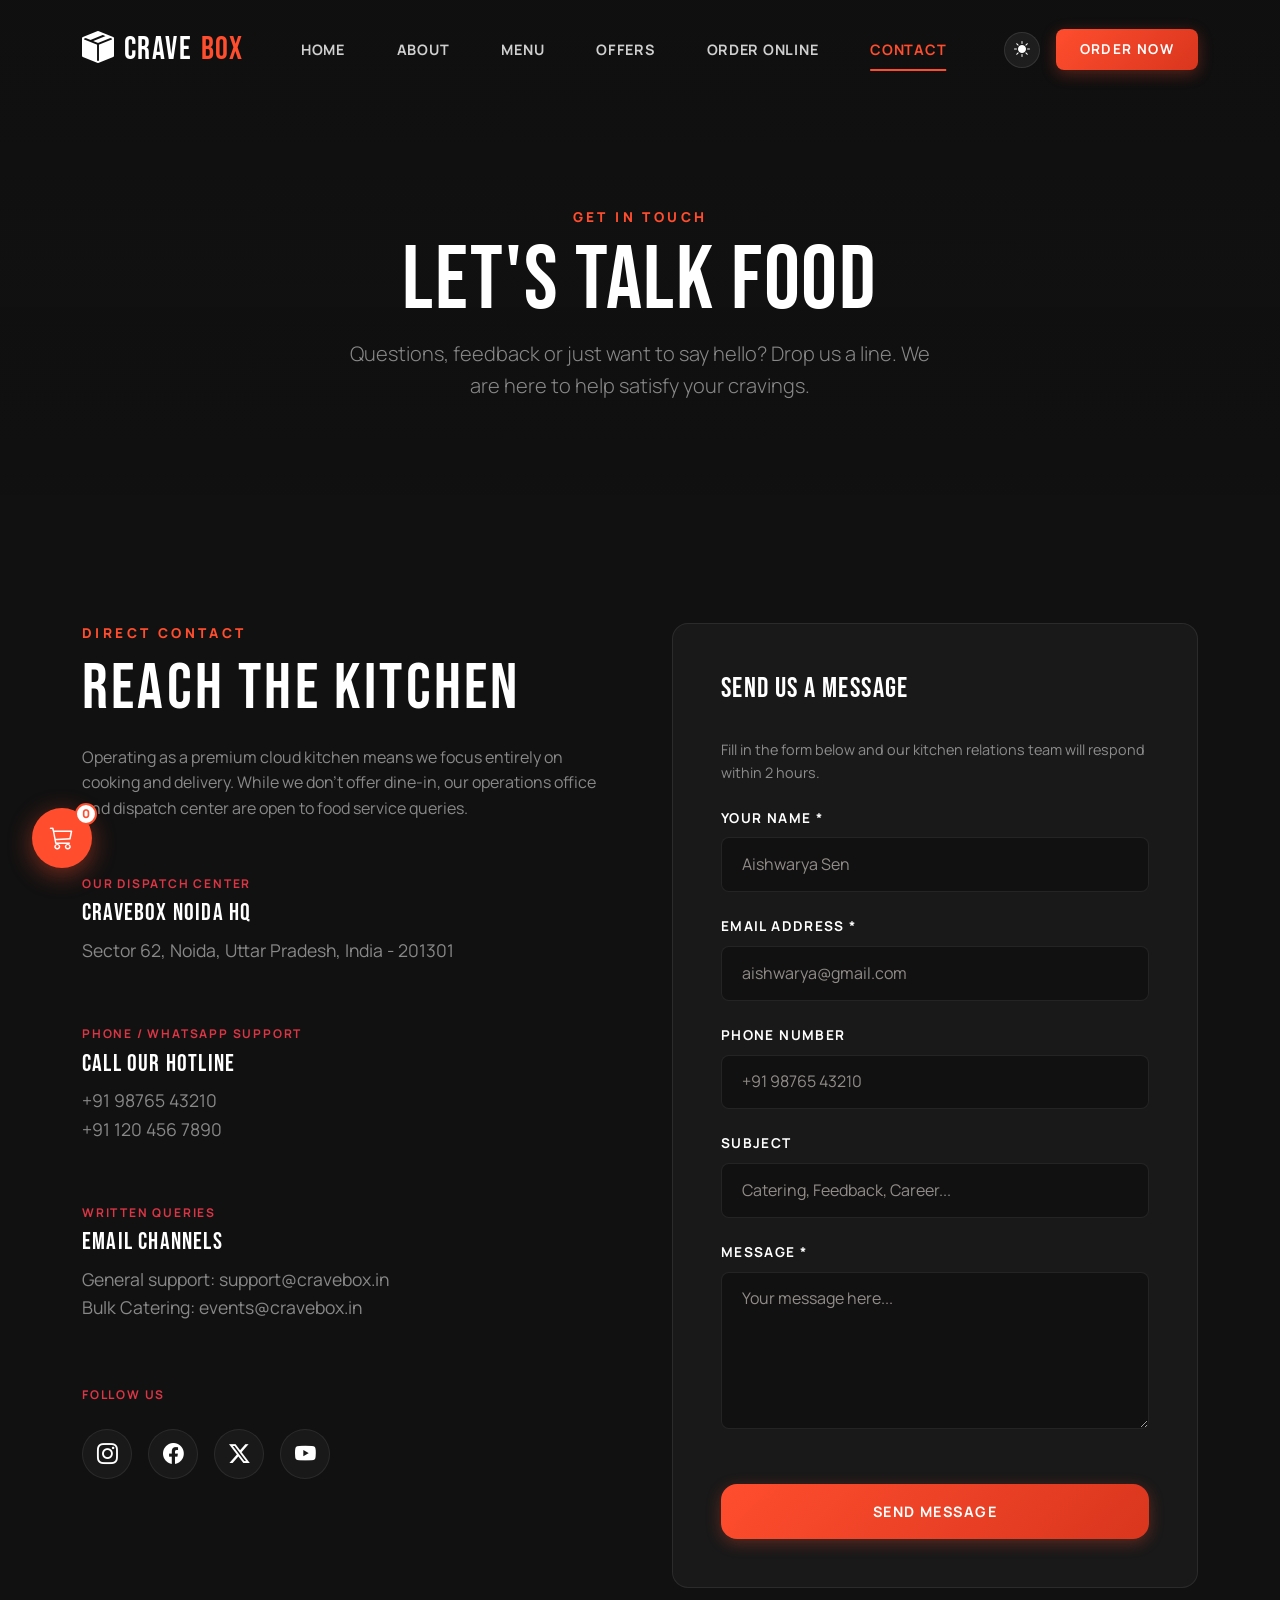
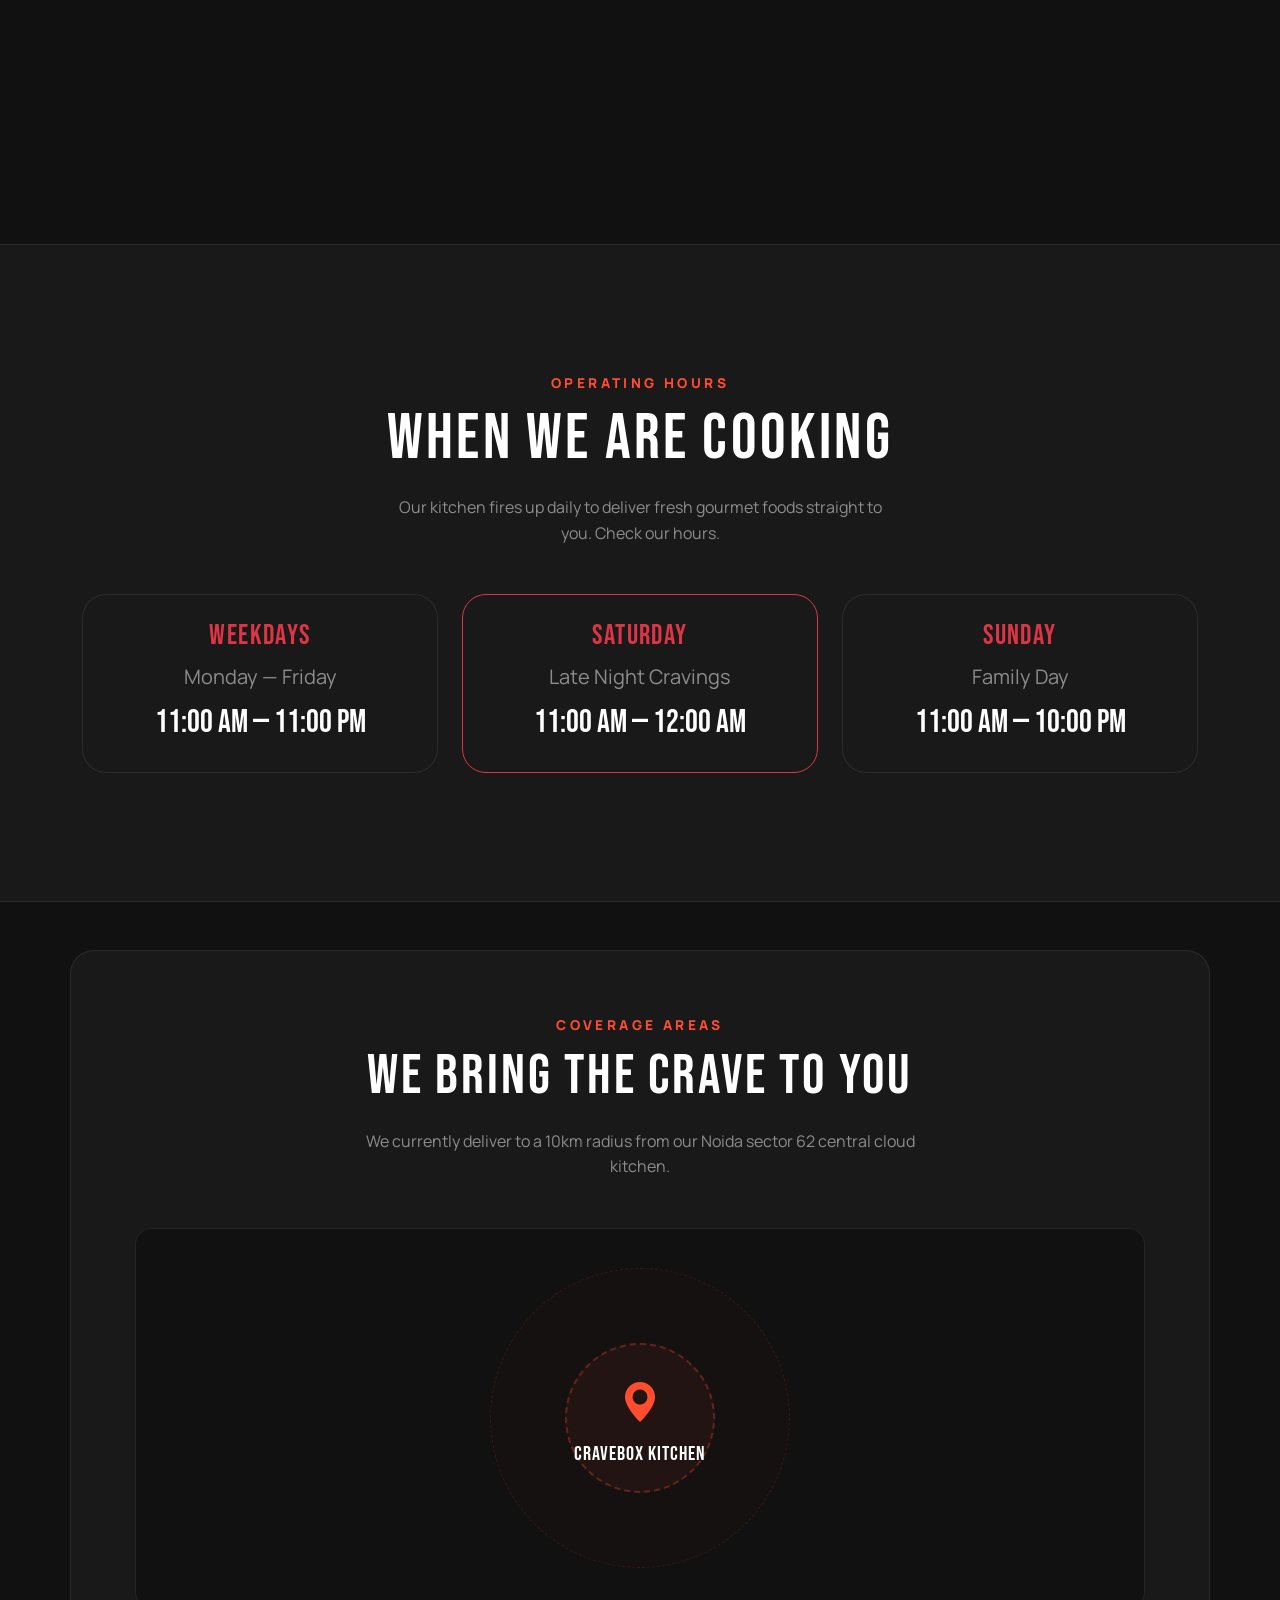
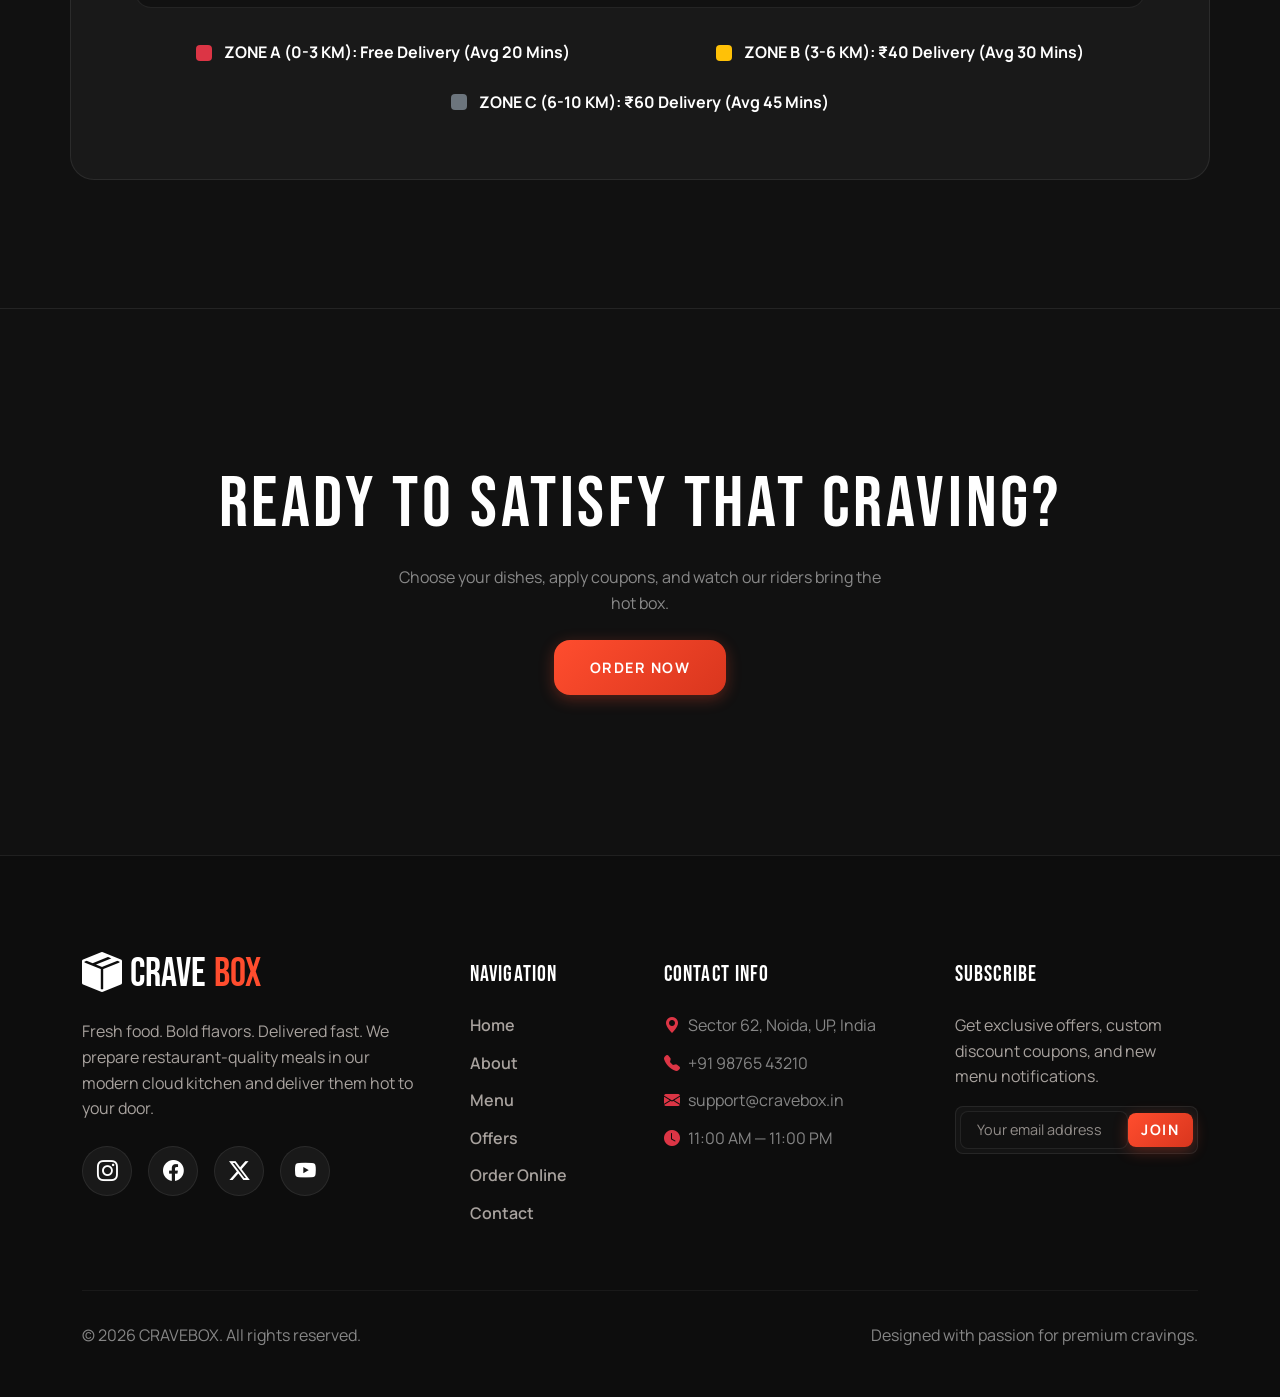
<file: contact.html>
<!DOCTYPE html>
<html lang="en">
<head>
  <meta charset="UTF-8">
  <meta name="viewport" content="width=device-width, initial-scale=1.0">
  <!-- Favicon -->
  <link rel="icon" type="image/svg+xml" href="assets/favicon.svg">
  <link rel="shortcut icon" href="assets/favicon.svg" type="image/x-icon">
  <link rel="apple-touch-icon" href="assets/favicon.svg">

  <!-- SEO Tags -->
  <title>Contact CRAVEBOX — Food & Delivery Support</title>
  <meta name="description" content="Reach out to the CRAVEBOX support team. Get in touch for delivery updates, bulk catering orders, food feedback, or queries about our cloud kitchen locations.">
  <meta property="og:title" content="Contact CRAVEBOX — Food & Delivery Support">
  <meta property="og:description" content="Have questions or feedback? Get in touch with our cloud kitchen support team today.">
  <meta property="og:type" content="website">

  <!-- Bootstrap 5 & Icons -->
  <link href="https://cdn.jsdelivr.net/npm/bootstrap@5.3.0/dist/css/bootstrap.min.css" rel="stylesheet">
  <link href="https://cdn.jsdelivr.net/npm/bootstrap-icons@1.11.3/font/bootstrap-icons.css" rel="stylesheet">

  <!-- Custom CSS -->
  <link rel="stylesheet" href="assets/css/style.css">
</head>
<body>

  <!-- Sticky Header -->
  <nav class="crave-navbar">
    <div class="container d-flex align-items-center justify-content-between">
      <a href="index.html" class="navbar-brand">
        <i class="bi bi-box-seam-fill"></i> CRAVE<span>BOX</span>
      </a>

      <!-- Desktop Nav -->
      <div class="nav-links-desktop d-none d-lg-flex align-items-center gap-4">
        <a href="index.html" class="nav-link">Home</a>
        <a href="about.html" class="nav-link">About</a>
        <a href="menu.html" class="nav-link">Menu</a>
        <a href="offers.html" class="nav-link">Offers</a>
        <a href="orders.html" class="nav-link">Order Online</a>
        <a href="contact.html" class="nav-link active">Contact</a>
      </div>

      <!-- Right Action CTA & Controls -->
      <div class="d-none d-lg-flex align-items-center gap-3">
        <div class="controls-container">
          <button class="control-btn theme-toggle-btn" title="Toggle Theme"><i class="bi bi-sun-fill"></i></button>
        </div>
        <a href="orders.html" class="btn-crave btn-crave-primary py-2 px-4">
          ORDER NOW <span class="badge bg-white text-danger ms-2 desktop-cart-count" style="display:none; font-size:0.75rem;">0</span>
        </a>
      </div>

      <!-- Hamburger Button (Mobile) -->
      <button class="hamburger-btn" aria-label="Toggle Menu">
        <i class="bi bi-list"></i>
      </button>
    </div>
  </nav>

  <!-- Mobile Offcanvas Menu -->
  <div class="crave-offcanvas">
    <div class="crave-offcanvas-header">
      <a href="index.html" class="navbar-brand">
        <i class="bi bi-box-seam-fill"></i> CRAVE<span>BOX</span>
      </a>
      <button class="crave-offcanvas-close"><i class="bi bi-x-lg"></i></button>
    </div>
    <ul class="crave-offcanvas-nav">
      <li><a href="index.html" class="nav-link">Home</a></li>
      <li><a href="about.html" class="nav-link">About</a></li>
      <li><a href="menu.html" class="nav-link">Menu</a></li>
      <li><a href="offers.html" class="nav-link">Offers</a></li>
      <li><a href="orders.html" class="nav-link">Order Online</a></li>
      <li><a href="contact.html" class="nav-link active">Contact</a></li>
    </ul>
    <div class="crave-offcanvas-footer">
      <div class="controls-container justify-content-center">
        <button class="control-btn theme-toggle-btn"><i class="bi bi-sun-fill"></i></button>
      </div>
      <a href="orders.html" class="btn-crave btn-crave-primary w-100 text-center justify-content-center">ORDER NOW</a>
    </div>
  </div>

  <!-- Contact Hero Section -->
  <section class="hero-section" style="min-height: 55vh; padding-top: 130px;">
    <div class="hero-bg" style="background-image: url('https://images.unsplash.com/photo-1600565193348-f74bd3c7ccdf?auto=format&fit=crop&w=1600&q=80');"></div>
    <div class="hero-overlay" style="background: linear-gradient(to bottom, rgba(17,17,17,0.85), rgba(17,17,17,0.95));"></div>
    <div class="container hero-content text-center">
      <span class="eyebrow fade-up-element animated">Get In Touch</span>
      <h1 class="hero-title text-white mb-3 fade-up-element animated" style="animation-delay: 0.1s;">LET'S TALK FOOD</h1>
      <p class="lead mx-auto text-white-50 fade-up-element animated" style="max-width: 600px; animation-delay: 0.2s;">
        Questions, feedback or just want to say hello? Drop us a line. We are here to help satisfy your cravings.
      </p>
    </div>
  </section>

  <!-- Contact Grid & Info Form -->
  <section class="editorial-section">
    <div class="container">
      <div class="contact-grid">
        
        <!-- Left Side: Editorial Contact Details -->
        <div class="fade-up-element">
          <span class="eyebrow">Direct Contact</span>
          <h2 class="section-title text-white">REACH THE KITCHEN</h2>
          <p class="text-white-50 mb-5">
            Operating as a premium cloud kitchen means we focus entirely on cooking and delivery. While we don't offer dine-in, our operations office and dispatch center are open to food service queries.
          </p>

          <div class="contact-info-list">
            <!-- Location -->
            <div class="contact-info-item">
              <span class="text-danger fw-bold text-uppercase" style="font-size:0.75rem; letter-spacing:0.15em;">Our Dispatch Center</span>
              <h3 class="text-white mt-1">CRAVEBOX NOIDA HQ</h3>
              <p class="text-white-50">Sector 62, Noida, Uttar Pradesh, India - 201301</p>
            </div>

            <!-- Numbers -->
            <div class="contact-info-item">
              <span class="text-danger fw-bold text-uppercase" style="font-size:0.75rem; letter-spacing:0.15em;">Phone / WhatsApp Support</span>
              <h3 class="text-white mt-1">CALL OUR HOTLINE</h3>
              <p class="text-white-50">+91 98765 43210 <br>+91 120 456 7890</p>
            </div>

            <!-- Email -->
            <div class="contact-info-item">
              <span class="text-danger fw-bold text-uppercase" style="font-size:0.75rem; letter-spacing:0.15em;">Written Queries</span>
              <h3 class="text-white mt-1">EMAIL CHANNELS</h3>
              <p class="text-white-50">General support: support@cravebox.in <br>Bulk Catering: events@cravebox.in</p>
            </div>
          </div>

          <div class="mt-5">
            <span class="text-danger fw-bold text-uppercase" style="font-size:0.75rem; letter-spacing:0.15em; display:block; margin-bottom:1rem;">Follow Us</span>
            <div class="contact-social-icons justify-content-start">
              <a href="#" aria-label="Instagram"><i class="bi bi-instagram"></i></a>
              <a href="#" aria-label="Facebook"><i class="bi bi-facebook"></i></a>
              <a href="#" aria-label="X"><i class="bi bi-twitter-x"></i></a>
              <a href="#" aria-label="YouTube"><i class="bi bi-youtube"></i></a>
            </div>
          </div>
        </div>

        <!-- Right Side: Contact Form -->
        <div class="delivery-form-box fade-up-element" style="margin-top: 0; background: var(--secondary-bg);">
          <h3 class="form-title text-white fs-3">SEND US A MESSAGE</h3>
          <p class="text-white-50 mb-4" style="font-size: 0.9rem;">Fill in the form below and our kitchen relations team will respond within 2 hours.</p>
          
          <form id="contact-form">
            <div class="premium-form-group">
              <label for="con-name">Your Name *</label>
              <input type="text" id="con-name" class="premium-form-control" required placeholder="Aishwarya Sen">
            </div>
            <div class="premium-form-group">
              <label for="con-email">Email Address *</label>
              <input type="email" id="con-email" class="premium-form-control" required placeholder="aishwarya@gmail.com">
            </div>
            <div class="premium-form-group">
              <label for="con-phone">Phone Number</label>
              <input type="tel" id="con-phone" class="premium-form-control" placeholder="+91 98765 43210">
            </div>
            <div class="premium-form-group">
              <label for="con-subject">Subject</label>
              <input type="text" id="con-subject" class="premium-form-control" placeholder="Catering, Feedback, Career...">
            </div>
            <div class="premium-form-group">
              <label for="con-message">Message *</label>
              <textarea id="con-message" class="premium-form-control" rows="5" required placeholder="Your message here..."></textarea>
            </div>
            <button type="submit" class="btn-crave btn-crave-primary w-100 mt-4 justify-content-center">SEND MESSAGE</button>
          </form>
        </div>

      </div>
    </div>
  </section>

  <!-- Opening / Delivery Hours Details -->
  <section class="feature-section" style="background-color: var(--secondary-bg);">
    <div class="container text-center">
      <span class="eyebrow">Operating Hours</span>
      <h2 class="section-title text-white">WHEN WE ARE COOKING</h2>
      <p class="text-white-50 mx-auto mb-5" style="max-width: 500px;">
        Our kitchen fires up daily to deliver fresh gourmet foods straight to you. Check our hours.
      </p>

      <div class="row g-4 justify-content-center" style="font-family: var(--font-headings);">
        <!-- Weekdays -->
        <div class="col-md-4">
          <div class="featured-card p-4">
            <h3 class="text-danger fs-3 mb-2">WEEKDAYS</h3>
            <p class="text-white-50 fs-5 mb-1" style="font-family: var(--font-body);">Monday — Friday</p>
            <p class="text-white fs-2 mb-0">11:00 AM — 11:00 PM</p>
          </div>
        </div>
        <!-- Saturday -->
        <div class="col-md-4">
          <div class="featured-card p-4 border-danger">
            <h3 class="text-danger fs-3 mb-2">SATURDAY</h3>
            <p class="text-white-50 fs-5 mb-1" style="font-family: var(--font-body);">Late Night Cravings</p>
            <p class="text-white fs-2 mb-0">11:00 AM — 12:00 AM</p>
          </div>
        </div>
        <!-- Sunday -->
        <div class="col-md-4">
          <div class="featured-card p-4">
            <h3 class="text-danger fs-3 mb-2">SUNDAY</h3>
            <p class="text-white-50 fs-5 mb-1" style="font-family: var(--font-body);">Family Day</p>
            <p class="text-white fs-2 mb-0">11:00 AM — 10:00 PM</p>
          </div>
        </div>
      </div>
    </div>
  </section>

  <!-- Delivery Coverage Interactive Area -->
  <section class="delivery-zone-box container fade-up-element mt-5">
    <div class="text-center mb-5">
      <span class="eyebrow">Coverage Areas</span>
      <h2 class="section-title text-white" style="font-size: clamp(2rem, 5vw, 3.5rem);">WE BRING THE CRAVE TO YOU</h2>
      <p class="text-white-50 mx-auto" style="max-width: 600px;">
        We currently deliver to a 10km radius from our Noida sector 62 central cloud kitchen.
      </p>
    </div>

    <!-- Map container -->
    <div class="stylized-map-container">
      <div class="map-glow-ring"></div>
      <div class="map-glow-ring-2"></div>
      <div class="map-center-pin">
        <i class="bi bi-geo-alt-fill"></i>
        <h4 class="text-white m-0 fs-5 mt-2">CRAVEBOX KITCHEN</h4>
      </div>
    </div>

    <!-- Legend stats -->
    <div class="delivery-zone-legend">
      <div class="legend-item text-white">
        <div class="legend-color bg-danger"></div>
        <span>ZONE A (0-3 KM): Free Delivery (Avg 20 Mins)</span>
      </div>
      <div class="legend-item text-white">
        <div class="legend-color bg-warning"></div>
        <span>ZONE B (3-6 KM): ₹40 Delivery (Avg 30 Mins)</span>
      </div>
      <div class="legend-item text-white">
        <div class="legend-color bg-secondary"></div>
        <span>ZONE C (6-10 KM): ₹60 Delivery (Avg 45 Mins)</span>
      </div>
    </div>
  </section>

  <!-- Final CTA -->
  <section class="cta-banner" style="background-image: url('https://images.unsplash.com/photo-1513104890138-7c749659a591?auto=format&fit=crop&w=1600&q=80'); border-top: 1px solid var(--border-color);">
    <div class="container cta-banner-content">
      <h2 class="display-font text-white" style="font-size: clamp(2.5rem, 6vw, 4.5rem); line-height: 1;">READY TO SATISFY THAT CRAVING?</h2>
      <p class="mx-auto text-white-50 my-4" style="max-width: 500px;">
        Choose your dishes, apply coupons, and watch our riders bring the hot box.
      </p>
      <a href="orders.html" class="btn-crave btn-crave-primary">ORDER NOW</a>
    </div>
  </section>

  <!-- Premium Footer -->
  <footer class="crave-footer">
    <div class="container">
      <div class="row g-5">
        <div class="col-lg-4">
          <a href="index.html" class="footer-logo">
            <i class="bi bi-box-seam-fill"></i> CRAVE<span>BOX</span>
          </a>
          <p class="mb-4">
            Fresh food. Bold flavors. Delivered fast. We prepare restaurant-quality meals in our modern cloud kitchen and deliver them hot to your door.
          </p>
          <div class="contact-social-icons">
            <a href="#" aria-label="Instagram"><i class="bi bi-instagram"></i></a>
            <a href="#" aria-label="Facebook"><i class="bi bi-facebook"></i></a>
            <a href="#" aria-label="X"><i class="bi bi-twitter-x"></i></a>
            <a href="#" aria-label="YouTube"><i class="bi bi-youtube"></i></a>
          </div>
        </div>

        <div class="col-md-6 col-lg-2">
          <h4 class="footer-link-heading">Navigation</h4>
          <ul class="footer-links-list">
            <li><a href="index.html">Home</a></li>
            <li><a href="about.html">About</a></li>
            <li><a href="menu.html">Menu</a></li>
            <li><a href="offers.html">Offers</a></li>
            <li><a href="orders.html">Order Online</a></li>
            <li><a href="contact.html">Contact</a></li>
          </ul>
        </div>

        <div class="col-md-6 col-lg-3">
          <h4 class="footer-link-heading">Contact Info</h4>
          <ul class="footer-links-list text-white-50">
            <li class="d-flex gap-2 align-items-center"><i class="bi bi-geo-alt-fill text-danger"></i> Sector 62, Noida, UP, India</li>
            <li class="d-flex gap-2 align-items-center"><i class="bi bi-telephone-fill text-danger"></i> +91 98765 43210</li>
            <li class="d-flex gap-2 align-items-center"><i class="bi bi-envelope-fill text-danger"></i> support@cravebox.in</li>
            <li class="d-flex gap-2 align-items-center"><i class="bi bi-clock-fill text-danger"></i> 11:00 AM — 11:00 PM</li>
          </ul>
        </div>

        <div class="col-lg-3">
          <h4 class="footer-link-heading">Subscribe</h4>
          <p class="mb-3">Get exclusive offers, custom discount coupons, and new menu notifications.</p>
          <form class="newsletter-form">
            <input type="email" placeholder="Your email address" required aria-label="Email Address">
            <button type="submit" class="btn-crave btn-crave-primary py-2 px-3">JOIN</button>
          </form>
        </div>
      </div>

      <div class="footer-bottom">
        <p class="m-0 text-white-50">&copy; <span id="current-year"></span> CRAVEBOX. All rights reserved.</p>
        <p class="m-0 text-white-50">Designed with passion for premium cravings.</p>
      </div>
    </div>
  </footer>

  <!-- Mobile Cart Badge Floating -->
  <a href="orders.html" class="mobile-cart-badge">
    <i class="bi bi-cart3"></i>
    <span class="mobile-cart-count">0</span>
  </a>

  <!-- Toast Container -->
  <div class="crave-toast"></div>

  <!-- Script Files -->
  <script src="https://cdn.jsdelivr.net/npm/bootstrap@5.3.0/dist/js/bootstrap.bundle.min.js"></script>
  <script src="assets/js/main.js"></script>
</body>
</html>
</file>
<file: assets/css/style.css>
@import url('https://fonts.googleapis.com/css2?family=Bebas+Neue&family=Manrope:wght@300;400;500;600;700;800&display=swap');

:root {
  /* Dark Theme Colors */
  --primary-bg: #111111;
  --secondary-bg: #191919;
  --accent-red: #FF4D2E;
  --deep-red: #D9361E;
  --warm-orange: #FF8A3D;
  --cream: #FFF4E6;
  --soft-beige: #E9DED0;
  --white: #FFFFFF;
  --muted-text: #A8A29E;
  --success-green: #35B86B;
  
  --font-headings: 'Bebas Neue', sans-serif;
  --font-body: 'Manrope', sans-serif;
  
  --transition: all 0.4s cubic-bezier(0.16, 1, 0.3, 1);
  --border-radius-sm: 8px;
  --border-radius: 16px;
  --border-radius-lg: 24px;
  --border-color: rgba(255, 255, 255, 0.08);
  --shadow: 0 10px 40px rgba(0, 0, 0, 0.4);
  --card-bg: var(--secondary-bg);
  --text-color: var(--white);
  --text-inverse: var(--primary-bg);
  --glass-bg: rgba(25, 25, 25, 0.85);
  --glass-border: rgba(255, 255, 255, 0.05);
  --btn-text-color: var(--white);
  --footer-bg: #0d0d0d;
}

/* Light Theme Overrides */
body.light-theme {
  --primary-bg: #FFF4E6; /* Cream background */
  --secondary-bg: #E9DED0; /* Soft Beige */
  --card-bg: #FFFFFF;
  --text-color: #111111;
  --muted-text: #5A5450;
  --border-color: rgba(0, 0, 0, 0.08);
  --glass-bg: rgba(255, 244, 230, 0.85);
  --glass-border: rgba(0, 0, 0, 0.06);
  --shadow: 0 10px 40px rgba(0, 0, 0, 0.06);
  --btn-text-color: var(--white);
  --footer-bg: #E9DED0;
}

/* Reset & Base Styles */
* {
  box-sizing: border-box;
  margin: 0;
  padding: 0;
}

html, body {
  overflow-x: hidden;
}

body {
  font-family: var(--font-body);
  background-color: var(--primary-bg);
  color: var(--text-color);
  transition: background-color 0.5s ease, color 0.5s ease;
  line-height: 1.6;
}

/* Scrollbar Customization */
::-webkit-scrollbar {
  width: 8px;
}
::-webkit-scrollbar-track {
  background: var(--primary-bg);
}
::-webkit-scrollbar-thumb {
  background: var(--accent-red);
  border-radius: 4px;
}
::-webkit-scrollbar-thumb:hover {
  background: var(--deep-red);
}

/* Selection Color */
::selection {
  background-color: var(--accent-red);
  color: var(--white);
}

/* Typography */
h1, h2, h3, h4, h5, h6, .display-font {
  font-family: var(--font-headings);
  font-weight: 400;
  letter-spacing: 0.05em;
  text-transform: uppercase;
}

p {
  font-weight: 400;
  color: var(--muted-text);
}

/* Heading clamp styling */
.hero-title {
  font-size: clamp(3rem, 7vw, 6.5rem);
  line-height: 0.9;
  letter-spacing: 0.02em;
}

.section-title {
  font-size: clamp(2.5rem, 5vw, 4.5rem);
  line-height: 1;
  margin-bottom: 1.5rem;
}

.eyebrow {
  font-family: var(--font-body);
  font-weight: 800;
  font-size: 0.85rem;
  letter-spacing: 0.25em;
  color: var(--accent-red);
  text-transform: uppercase;
  display: block;
  margin-bottom: 0.75rem;
}

/* RTL Helpers */
[dir="rtl"] {
  text-align: right;
}
[dir="rtl"] .me-auto {
  margin-left: auto !important;
  margin-right: 0 !important;
}
[dir="rtl"] .ms-auto {
  margin-right: auto !important;
  margin-left: 0 !important;
}
[dir="rtl"] .text-end {
  text-align: left !important;
}
[dir="rtl"] .text-start {
  text-align: right !important;
}

/* Buttons */
.btn-crave {
  font-family: var(--font-body);
  font-weight: 700;
  font-size: 0.9rem;
  letter-spacing: 0.1em;
  text-transform: uppercase;
  padding: 1rem 2.25rem;
  border-radius: var(--border-radius);
  transition: var(--transition);
  position: relative;
  overflow: hidden;
  z-index: 1;
  border: none;
  cursor: pointer;
  display: inline-flex;
  align-items: center;
  gap: 0.5rem;
  text-decoration: none;
}

.btn-crave-primary {
  background: linear-gradient(135deg, var(--accent-red), var(--deep-red));
  color: var(--white);
  box-shadow: 0 4px 15px rgba(255, 77, 46, 0.3);
}

.btn-crave-primary:hover {
  transform: translateY(-3px);
  box-shadow: 0 8px 25px rgba(255, 77, 46, 0.5);
  color: var(--white);
}

.btn-crave-secondary {
  background: transparent;
  color: var(--text-color);
  border: 1px solid var(--border-color);
  backdrop-filter: blur(10px);
}

.btn-crave-secondary:hover {
  background: var(--text-color);
  color: var(--text-inverse);
  transform: translateY(-3px);
  border-color: var(--text-color);
}

/* Ensure Hero Section & CTA Banner secondary buttons stay clearly visible in Light Theme */
.hero-section .btn-crave-secondary,
.cta-banner .btn-crave-secondary,
body.light-theme .hero-section .btn-crave-secondary,
body.light-theme .cta-banner .btn-crave-secondary {
  color: #ffffff !important;
  border-color: rgba(255, 255, 255, 0.3) !important;
  background: rgba(255, 255, 255, 0.1) !important;
}

.hero-section .btn-crave-secondary:hover,
.cta-banner .btn-crave-secondary:hover,
body.light-theme .hero-section .btn-crave-secondary:hover,
body.light-theme .cta-banner .btn-crave-secondary:hover {
  background: #ffffff !important;
  color: #111111 !important;
  border-color: #ffffff !important;
}

.btn-crave-outline {
  background: transparent;
  color: var(--accent-red);
  border: 2px solid var(--accent-red);
}

.btn-crave-outline:hover {
  background: var(--accent-red);
  color: var(--white);
  transform: translateY(-3px);
  box-shadow: 0 8px 25px rgba(255, 77, 46, 0.4);
}

/* Header / Navbar */
.crave-navbar {
  position: fixed;
  top: 0;
  left: 0;
  width: 100%;
  z-index: 1000;
  padding: 1.5rem 0;
  transition: var(--transition);
  border-bottom: 1px solid transparent;
}

.crave-navbar.scrolled {
  background: var(--glass-bg);
  backdrop-filter: blur(20px);
  padding: 1rem 0;
  border-bottom: 1px solid var(--glass-border);
  box-shadow: var(--shadow);
}

.crave-navbar .navbar-brand {
  font-family: var(--font-headings);
  font-size: 2rem;
  letter-spacing: 0.05em;
  color: var(--white) !important;
  display: flex;
  align-items: center;
  gap: 0.5rem;
  text-decoration: none;
}

body.light-theme .crave-navbar.scrolled .navbar-brand {
  color: var(--text-color) !important;
}

.crave-navbar .navbar-brand span {
  color: var(--accent-red);
}

.crave-navbar .nav-link {
  font-family: var(--font-body);
  font-weight: 700;
  font-size: 0.85rem;
  letter-spacing: 0.05em;
  text-transform: uppercase;
  color: rgba(255, 255, 255, 0.8) !important;
  padding: 0.5rem 0.75rem !important;
  transition: var(--transition);
  position: relative;
  white-space: nowrap;
}

body.light-theme .crave-navbar.scrolled .nav-link {
  color: var(--text-color) !important;
}

.crave-navbar .nav-link:hover,
.crave-navbar .nav-link.active {
  color: var(--accent-red) !important;
}

.crave-navbar .nav-link::after {
  content: '';
  position: absolute;
  bottom: -2px;
  left: 50%;
  width: 0;
  height: 2px;
  background-color: var(--accent-red);
  transition: var(--transition);
  transform: translateX(-50%);
}

.crave-navbar .nav-link:hover::after,
.crave-navbar .nav-link.active::after {
  width: 70%;
}

.nav-links-desktop {
  gap: 0.5rem !important;
}

@media (min-width: 1200px) {
  .nav-links-desktop {
    gap: 1.25rem !important;
  }
  .crave-navbar .nav-link {
    font-size: 0.9rem;
    padding: 0.5rem 1rem !important;
  }
}

/* Custom header button padding override */
.crave-navbar .btn-crave {
  padding: 0.6rem 1.5rem !important;
  font-size: 0.85rem;
  border-radius: var(--border-radius-sm);
}

.crave-navbar .control-btn {
  background: rgba(255, 255, 255, 0.06);
  border: 1px solid rgba(255, 255, 255, 0.1);
  width: 36px;
  height: 36px;
}

body.light-theme .crave-navbar .control-btn {
  background: rgba(0, 0, 0, 0.05);
  border: 1px solid rgba(0, 0, 0, 0.1);
}

/* Hamburger Styles */
.hamburger-btn {
  background: transparent;
  border: none;
  color: var(--white);
  font-size: 2rem;
  cursor: pointer;
  display: none;
  align-items: center;
  justify-content: center;
  width: 40px;
  height: 40px;
  padding: 0;
  line-height: 1;
  transition: var(--transition);
}

body.light-theme .crave-navbar.scrolled .hamburger-btn {
  color: var(--text-color);
}

/* Offcanvas Sidebar Menu */
.crave-offcanvas {
  position: fixed;
  top: 0;
  right: -100%;
  width: 320px;
  height: 100vh;
  background: var(--secondary-bg);
  box-shadow: -10px 0 40px rgba(0,0,0,0.5);
  z-index: 1100;
  transition: right 0.4s cubic-bezier(0.16, 1, 0.3, 1);
  padding: 2.5rem 2rem;
  display: flex;
  flex-direction: column;
  border-left: 1px solid var(--border-color);
}

[dir="rtl"] .crave-offcanvas {
  right: auto;
  left: -100%;
  border-left: none;
  border-right: 1px solid var(--border-color);
  box-shadow: 10px 0 40px rgba(0,0,0,0.5);
  transition: left 0.4s cubic-bezier(0.16, 1, 0.3, 1);
}

.crave-offcanvas.open {
  right: 0;
}

[dir="rtl"] .crave-offcanvas.open {
  left: 0;
  right: auto;
}

.crave-offcanvas-header {
  display: flex;
  justify-content: space-between;
  align-items: center;
  margin-bottom: 3rem;
}

.crave-offcanvas-close {
  background: transparent;
  border: none;
  color: var(--text-color);
  font-size: 1.8rem;
  cursor: pointer;
  transition: var(--transition);
}

.crave-offcanvas-close:hover {
  color: var(--accent-red);
  transform: rotate(90deg);
}

.crave-offcanvas-nav {
  list-style: none;
  display: flex;
  flex-direction: column;
  gap: 1.5rem;
  margin-bottom: auto;
}

.crave-offcanvas-nav .nav-link {
  font-family: var(--font-headings);
  font-size: 2.2rem;
  color: var(--text-color) !important;
  text-decoration: none;
  transition: var(--transition);
}

.crave-offcanvas-nav .nav-link:hover,
.crave-offcanvas-nav .nav-link.active {
  color: var(--accent-red) !important;
  padding-left: 10px;
}

[dir="rtl"] .crave-offcanvas-nav .nav-link:hover,
[dir="rtl"] .crave-offcanvas-nav .nav-link.active {
  padding-left: 0;
  padding-right: 10px;
}

.crave-offcanvas-footer {
  display: flex;
  flex-direction: column;
  gap: 1.5rem;
}

/* Quick Controls (Theme & RTL Toggle) */
.controls-container {
  display: flex;
  gap: 1rem;
  align-items: center;
}

.control-btn {
  background: var(--primary-bg);
  border: 1px solid var(--border-color);
  color: var(--text-color);
  width: 40px;
  height: 40px;
  border-radius: 50%;
  display: flex;
  align-items: center;
  justify-content: center;
  cursor: pointer;
  transition: var(--transition);
}

.control-btn:hover {
  background: var(--accent-red);
  color: var(--white);
  border-color: var(--accent-red);
  transform: scale(1.1);
}

/* Overlay for Sidebar */
.offcanvas-overlay {
  position: fixed;
  top: 0;
  left: 0;
  width: 100vw;
  height: 100vh;
  background: rgba(0, 0, 0, 0.7);
  backdrop-filter: blur(5px);
  z-index: 1050;
  opacity: 0;
  visibility: hidden;
  transition: var(--transition);
}

.offcanvas-overlay.show {
  opacity: 1;
  visibility: visible;
}

/* Hero Section */
.hero-section {
  position: relative;
  min-height: 100vh;
  display: flex;
  align-items: center;
  overflow: hidden;
  padding-top: 100px;
  background-color: #0b0b0b;
}

.hero-bg {
  position: absolute;
  top: 0;
  left: 0;
  width: 100%;
  height: 100%;
  background-size: cover;
  background-position: center;
  transition: transform 10s ease;
  transform: scale(1.05);
}

.hero-section:hover .hero-bg {
  transform: scale(1.12);
}

.hero-overlay {
  position: absolute;
  top: 0;
  left: 0;
  width: 100%;
  height: 100%;
  background: linear-gradient(to right, rgba(17,17,17,0.95) 30%, rgba(17,17,17,0.7) 60%, rgba(17,17,17,0.3) 100%);
}

[dir="rtl"] .hero-overlay {
  background: linear-gradient(to left, rgba(17,17,17,0.95) 30%, rgba(17,17,17,0.7) 60%, rgba(17,17,17,0.3) 100%);
}

.hero-content {
  position: relative;
  z-index: 10;
}

.floating-badge {
  position: absolute;
  background: rgba(18, 18, 18, 0.85);
  backdrop-filter: blur(12px);
  border: 1px solid rgba(255, 255, 255, 0.15);
  padding: 1rem 1.5rem;
  border-radius: var(--border-radius);
  display: flex;
  align-items: center;
  gap: 0.75rem;
  animation: float 4s ease-in-out infinite;
  box-shadow: 0 10px 30px rgba(0, 0, 0, 0.4);
}

.floating-badge h6,
.floating-badge .text-white {
  color: #ffffff !important;
}

.floating-badge small,
.floating-badge .text-white-50 {
  color: rgba(255, 255, 255, 0.75) !important;
}

body.light-theme .floating-badge {
  background: rgba(255, 255, 255, 0.92) !important;
  border: 1px solid rgba(0, 0, 0, 0.12) !important;
  box-shadow: 0 10px 30px rgba(0, 0, 0, 0.12) !important;
}

body.light-theme .floating-badge h6,
body.light-theme .floating-badge .text-white {
  color: #111111 !important;
}

body.light-theme .floating-badge small,
body.light-theme .floating-badge .text-white-50 {
  color: #5A5450 !important;
}

@keyframes float {
  0%, 100% { transform: translateY(0); }
  50% { transform: translateY(-12px); }
}

.badge-delivery {
  bottom: 15%;
  right: 10%;
}

[dir="rtl"] .badge-delivery {
  left: 10%;
  right: auto;
}

.badge-order {
  top: 25%;
  right: 15%;
}

[dir="rtl"] .badge-order {
  left: 15%;
  right: auto;
}

/* Hero Mobile Tags & Alignment */
.hero-mobile-tags {
  display: flex;
  gap: 0.75rem;
  margin-top: 1.5rem;
  flex-wrap: wrap;
}

.mobile-tag-item {
  background: rgba(18, 18, 18, 0.75);
  backdrop-filter: blur(8px);
  border: 1px solid rgba(255, 255, 255, 0.15);
  padding: 0.5rem 1rem;
  border-radius: 50px;
  display: flex;
  align-items: center;
  gap: 0.5rem;
  font-size: 0.85rem;
  font-weight: 700;
  color: var(--white);
  box-shadow: 0 4px 15px rgba(0,0,0,0.2);
}

body.light-theme .mobile-tag-item {
  background: rgba(255, 255, 255, 0.92);
  border-color: rgba(0, 0, 0, 0.12);
  color: #111111;
  box-shadow: 0 4px 15px rgba(0,0,0,0.08);
}

@media (max-width: 576px) {
  .hero-buttons-container {
    flex-direction: column;
    width: 100%;
  }
  .hero-buttons-container .btn-crave {
    width: 100%;
    justify-content: center;
    text-align: center;
  }
}

/* Category Slider */
.category-section {
  padding: 4rem 0;
  background-color: var(--secondary-bg);
  position: relative;
  z-index: 10;
  border-bottom: 1px solid var(--border-color);
}

.category-scroll {
  display: flex;
  gap: 1.5rem;
  overflow-x: auto;
  padding: 1rem 0.5rem;
  scrollbar-width: none; /* Firefox */
  scroll-behavior: auto !important;
}

.category-scroll::-webkit-scrollbar {
  display: none; /* Chrome/Safari */
}

.category-card {
  flex: 0 0 auto;
  background: var(--card-bg);
  border: 1px solid var(--border-color);
  border-radius: var(--border-radius);
  padding: 1.25rem 2rem;
  display: flex;
  flex-direction: column;
  align-items: center;
  gap: 0.75rem;
  cursor: pointer;
  transition: var(--transition);
  text-decoration: none;
  color: var(--text-color);
}

.category-card img {
  width: 50px;
  height: 50px;
  object-fit: contain;
  transition: var(--transition);
}

.category-card span {
  font-family: var(--font-body);
  font-weight: 700;
  font-size: 0.9rem;
}

.category-card:hover {
  background: var(--accent-red);
  border-color: var(--accent-red);
  transform: translateY(-8px);
}

.category-card:hover img {
  transform: scale(1.15) rotate(5deg);
}

.category-card:hover span {
  color: var(--white);
}

/* Editorial Foods Section - Asymmetric composition */
.editorial-section {
  padding: 8rem 0;
  background-color: var(--primary-bg);
}

.featured-card {
  background: var(--card-bg);
  border: 1px solid var(--border-color);
  border-radius: var(--border-radius-lg);
  overflow: hidden;
  position: relative;
  transition: var(--transition);
  height: 100%;
}

.featured-card-large {
  display: flex;
  flex-direction: column;
  justify-content: space-between;
}

.featured-card-img-wrapper {
  overflow: hidden;
  position: relative;
  height: 380px;
}

.featured-card-img-wrapper.small {
  height: 220px;
}

.featured-card img {
  width: 100%;
  height: 100%;
  object-fit: cover;
  transition: transform 0.8s cubic-bezier(0.16, 1, 0.3, 1);
}

.featured-card:hover img {
  transform: scale(1.08);
}

.featured-card-content {
  padding: 2.5rem;
}

.featured-card-content.small {
  padding: 1.5rem;
}

.featured-card-title {
  font-family: var(--font-headings);
  font-size: 2.2rem;
  margin-bottom: 0.5rem;
}

.featured-card-price {
  font-size: 1.5rem;
  color: var(--warm-orange);
  font-weight: 800;
  margin-bottom: 1rem;
}

.featured-badge {
  position: absolute;
  top: 1.5rem;
  left: 1.5rem;
  background: var(--accent-red);
  color: var(--white);
  padding: 0.4rem 1rem;
  border-radius: 50px;
  font-weight: 800;
  font-size: 0.75rem;
  z-index: 10;
  text-transform: uppercase;
}

[dir="rtl"] .featured-badge {
  left: auto;
  right: 1.5rem;
}

/* Feature/Why Choose Us Section */
.feature-section {
  padding: 8rem 0;
  background-color: var(--secondary-bg);
  border-top: 1px solid var(--border-color);
  border-bottom: 1px solid var(--border-color);
}

.feature-block {
  background: var(--card-bg);
  border: 1px solid var(--border-color);
  padding: 3rem 2.5rem;
  border-radius: var(--border-radius);
  transition: var(--transition);
  height: 100%;
  position: relative;
  overflow: hidden;
}

.feature-block::before {
  content: '';
  position: absolute;
  top: 0;
  left: 0;
  width: 100%;
  height: 4px;
  background: linear-gradient(to right, var(--accent-red), var(--warm-orange));
  transform: scaleX(0);
  transform-origin: left;
  transition: var(--transition);
}

[dir="rtl"] .feature-block::before {
  transform-origin: right;
}

.feature-block:hover {
  transform: translateY(-8px);
  box-shadow: var(--shadow);
}

.feature-block:hover::before {
  transform: scaleX(1);
}

.feature-icon-wrapper {
  width: 60px;
  height: 60px;
  border-radius: var(--border-radius);
  background: rgba(255, 77, 46, 0.1);
  display: flex;
  align-items: center;
  justify-content: center;
  font-size: 1.8rem;
  color: var(--accent-red);
  margin-bottom: 1.5rem;
  transition: var(--transition);
}

.feature-block:hover .feature-icon-wrapper {
  background: var(--accent-red);
  color: var(--white);
  transform: scale(1.1);
}

/* How It Works Steps */
.steps-section {
  padding: 8rem 0;
  background-color: var(--primary-bg);
  position: relative;
}

.step-card {
  text-align: center;
  position: relative;
  z-index: 5;
}

.step-number {
  font-family: var(--font-headings);
  font-size: 6rem;
  line-height: 1;
  color: rgba(255, 77, 46, 0.15);
  margin-bottom: 1rem;
  transition: var(--transition);
}

.step-card:hover .step-number {
  color: var(--accent-red);
  transform: scale(1.1);
}

.step-card h3 {
  font-size: 1.8rem;
  margin-bottom: 0.75rem;
}

/* Stats Section */
.stats-section {
  padding: 6rem 0;
  background-color: var(--secondary-bg);
  border-top: 1px solid var(--border-color);
  border-bottom: 1px solid var(--border-color);
}

.stat-box {
  text-align: center;
}

.stat-number {
  font-family: var(--font-headings);
  font-size: clamp(3rem, 6vw, 4.5rem);
  line-height: 1;
  color: var(--accent-red);
  margin-bottom: 0.5rem;
}

.stat-label {
  font-weight: 700;
  font-size: 0.95rem;
  color: var(--text-color);
  text-transform: uppercase;
  letter-spacing: 0.1em;
}

/* Testimonial Section */
.testimonial-section {
  padding: 8rem 0;
  background-color: var(--primary-bg);
}

.testimonial-container {
  background: var(--secondary-bg);
  border: 1px solid var(--border-color);
  border-radius: var(--border-radius-lg);
  padding: 4rem;
  position: relative;
}

.quote-icon {
  font-size: 5rem;
  color: rgba(255, 77, 46, 0.15);
  line-height: 1;
  margin-bottom: 1.5rem;
}

.testimonial-text {
  font-size: 1.6rem;
  font-weight: 500;
  line-height: 1.6;
  margin-bottom: 2rem;
  color: var(--text-color);
}

/* Large CTA banner */
.cta-banner {
  padding: 10rem 0;
  position: relative;
  background-size: cover;
  background-position: center;
  background-attachment: fixed;
  text-align: center;
}

.cta-banner::before {
  content: '';
  position: absolute;
  top: 0;
  left: 0;
  width: 100%;
  height: 100%;
  background: rgba(17, 17, 17, 0.85);
}

.cta-banner-content {
  position: relative;
  z-index: 10;
}

/* About Layout details */
.story-image-wrapper {
  position: relative;
  border-radius: var(--border-radius-lg);
  overflow: hidden;
  box-shadow: var(--shadow);
}

.story-image-wrapper img {
  width: 100%;
  height: 100%;
  object-fit: cover;
}

.story-badge {
  position: absolute;
  bottom: 2rem;
  left: 2rem;
  background: var(--accent-red);
  color: var(--white);
  padding: 1rem 2rem;
  border-radius: var(--border-radius);
  font-weight: 800;
  font-size: 1.2rem;
}

[dir="rtl"] .story-badge {
  left: auto;
  right: 2rem;
}

/* Philosophy Layout */
.philosophy-banner {
  padding: 7rem 0;
  background-color: var(--secondary-bg);
  border-top: 1px solid var(--border-color);
  border-bottom: 1px solid var(--border-color);
}

.philosophy-title {
  font-size: clamp(2.5rem, 6vw, 4.8rem);
  line-height: 1.1;
}

/* Kitchen Gallery */
.gallery-section {
  padding: 8rem 0;
}

.gallery-grid {
  display: grid;
  grid-template-columns: repeat(4, 1fr);
  grid-auto-rows: 250px;
  gap: 1.5rem;
}

.gallery-item {
  position: relative;
  border-radius: var(--border-radius);
  overflow: hidden;
  transition: var(--transition);
}

.gallery-item img {
  width: 100%;
  height: 100%;
  object-fit: cover;
  transition: var(--transition);
}

.gallery-item:hover img {
  transform: scale(1.08);
}

.gallery-item-wide {
  grid-column: span 2;
}

.gallery-item-tall {
  grid-row: span 2;
}

@media (max-width: 768px) {
  .gallery-grid {
    grid-template-columns: repeat(2, 1fr);
    grid-auto-rows: 200px;
  }
  .gallery-item-wide {
    grid-column: span 2;
  }
  .gallery-item-tall {
    grid-row: span 1;
  }
}

/* Menu Page Styles */
.menu-filter-container {
  display: flex;
  justify-content: center;
  flex-wrap: wrap;
  gap: 0.75rem;
  margin-bottom: 4rem;
}

.filter-chip {
  background: var(--secondary-bg);
  border: 1px solid var(--border-color);
  color: var(--text-color);
  font-family: var(--font-body);
  font-weight: 700;
  font-size: 0.9rem;
  text-transform: uppercase;
  padding: 0.75rem 1.5rem;
  border-radius: 50px;
  cursor: pointer;
  transition: var(--transition);
}

.filter-chip:hover,
.filter-chip.active {
  background: var(--accent-red);
  color: var(--white);
  border-color: var(--accent-red);
  transform: translateY(-2px);
}

.menu-grid {
  margin-bottom: 6rem;
}

.food-card {
  background: var(--card-bg);
  border: 1px solid var(--border-color);
  border-radius: var(--border-radius);
  overflow: hidden;
  transition: var(--transition);
  display: flex;
  flex-direction: column;
  height: 100%;
}

.food-card:hover {
  transform: translateY(-8px);
  box-shadow: var(--shadow);
  border-color: rgba(255, 77, 46, 0.3);
}

.food-img-wrapper {
  height: 240px;
  overflow: hidden;
  position: relative;
}

.food-card img {
  width: 100%;
  height: 100%;
  object-fit: cover;
  transition: transform 0.8s ease;
}

.food-card:hover img {
  transform: scale(1.08);
}

.food-meta {
  position: absolute;
  top: 1rem;
  right: 1rem;
  display: flex;
  gap: 0.5rem;
  z-index: 10;
}

[dir="rtl"] .food-meta {
  right: auto;
  left: 1rem;
}

.meta-badge {
  width: 32px;
  height: 32px;
  border-radius: 50%;
  display: flex;
  align-items: center;
  justify-content: center;
  font-size: 0.85rem;
  box-shadow: 0 4px 10px rgba(0,0,0,0.3);
}

.badge-veg {
  background: #35B86B;
  color: white;
}

.badge-spicy {
  background: var(--accent-red);
  color: white;
}

.food-details {
  padding: 2rem;
  display: flex;
  flex-direction: column;
  flex-grow: 1;
}

.food-name {
  font-family: var(--font-headings);
  font-size: 1.8rem;
  margin-bottom: 0.5rem;
  color: var(--text-color);
}

.food-desc {
  font-size: 0.9rem;
  margin-bottom: 1.5rem;
  flex-grow: 1;
}

.food-footer {
  display: flex;
  justify-content: space-between;
  align-items: center;
  margin-top: auto;
}

.food-price {
  font-size: 1.4rem;
  font-weight: 800;
  color: var(--warm-orange);
}

.btn-add-cart:not(.btn-crave) {
  background: var(--primary-bg);
  border: 1px solid var(--border-color);
  color: var(--text-color);
  width: 44px;
  height: 44px;
  border-radius: 50%;
  display: flex;
  align-items: center;
  justify-content: center;
  cursor: pointer;
  transition: var(--transition);
}

.btn-add-cart:not(.btn-crave):hover {
  background: var(--accent-red);
  color: var(--white);
  border-color: var(--accent-red);
  transform: scale(1.1);
}

/* Featured Signature Plate */
.featured-signature-section {
  background-color: var(--secondary-bg);
  border-top: 1px solid var(--border-color);
  border-bottom: 1px solid var(--border-color);
  padding: 8rem 0;
}

.signature-badge {
  display: inline-block;
  background: rgba(255, 77, 46, 0.1);
  color: var(--accent-red);
  border: 1px solid rgba(255, 77, 46, 0.2);
  padding: 0.5rem 1rem;
  border-radius: 50px;
  font-weight: 800;
  font-size: 0.8rem;
  letter-spacing: 0.15em;
  margin-bottom: 1.5rem;
  text-transform: uppercase;
}

/* Offers & Promo */
.offer-card {
  background: var(--card-bg);
  border: 1px solid var(--border-color);
  border-radius: var(--border-radius);
  overflow: hidden;
  transition: var(--transition);
  height: 100%;
}

.offer-card:hover {
  transform: translateY(-8px);
  box-shadow: var(--shadow);
  border-color: rgba(255, 138, 61, 0.3);
}

.offer-img-wrapper {
  height: 250px;
  position: relative;
  overflow: hidden;
}

.offer-card img {
  width: 100%;
  height: 100%;
  object-fit: cover;
  transition: transform 0.8s ease;
}

.offer-card:hover img {
  transform: scale(1.08);
}

.offer-tag {
  position: absolute;
  top: 1.5rem;
  left: 1.5rem;
  background: var(--warm-orange);
  color: var(--white);
  padding: 0.5rem 1.2rem;
  border-radius: var(--border-radius-sm);
  font-weight: 800;
  font-size: 1.1rem;
  font-family: var(--font-headings);
  box-shadow: 0 4px 15px rgba(255, 138, 61, 0.3);
}

[dir="rtl"] .offer-tag {
  left: auto;
  right: 1.5rem;
}

.offer-details {
  padding: 2.5rem;
}

.offer-title {
  font-family: var(--font-headings);
  font-size: 2rem;
  margin-bottom: 0.75rem;
}

.offer-valid {
  font-size: 0.8rem;
  color: var(--accent-red);
  font-weight: 700;
  text-transform: uppercase;
  letter-spacing: 0.05em;
  margin-bottom: 1.5rem;
}

/* Promo Form */
.promo-box {
  background: var(--secondary-bg);
  border: 1px solid var(--border-color);
  border-radius: var(--border-radius-lg);
  padding: 4rem;
  text-align: center;
}

.premium-input-group {
  display: flex;
  background: var(--primary-bg);
  border: 1px solid var(--border-color);
  border-radius: var(--border-radius);
  padding: 0.5rem;
  max-width: 550px;
  margin: 2rem auto 0;
  transition: var(--transition);
}

.premium-input-group:focus-within {
  border-color: var(--accent-red);
  box-shadow: 0 0 0 3px rgba(255, 77, 46, 0.15);
}

.premium-input-group input {
  flex-grow: 1;
  background: transparent;
  border: none;
  color: var(--text-color);
  font-family: var(--font-body);
  font-weight: 600;
  padding: 0.75rem 1.25rem;
}

.premium-input-group input:focus {
  outline: none;
}

.premium-input-group button {
  border-radius: var(--border-radius-sm);
}

/* Order Online Layout */
.order-layout-grid {
  display: grid;
  grid-template-columns: 2fr 1fr;
  gap: 2.5rem;
  margin-bottom: 8rem;
}

.order-layout-grid > * {
  min-width: 0;
}

@media (max-width: 991px) {
  .order-layout-grid {
    grid-template-columns: 1fr;
  }
}

/* Order Page Layout Grid */
.order-layout-grid {
  display: grid;
  grid-template-columns: 1fr 420px;
  gap: 2.5rem;
  align-items: start;
}

@media (max-width: 991px) {
  .order-layout-grid {
    grid-template-columns: 1fr;
  }
}

.order-categories-tabs {
  display: flex;
  gap: 0.5rem;
  overflow-x: auto;
  padding-bottom: 1rem;
  margin-bottom: 2rem;
  scrollbar-width: none;
}

.order-categories-tabs::-webkit-scrollbar {
  display: none;
}

.order-tab {
  background: var(--secondary-bg);
  border: 1px solid var(--border-color);
  color: var(--text-color);
  padding: 0.75rem 1.5rem;
  border-radius: var(--border-radius-sm);
  font-weight: 700;
  white-space: nowrap;
  cursor: pointer;
  transition: var(--transition);
}

.order-tab:hover,
.order-tab.active {
  background: var(--accent-red);
  color: var(--white);
  border-color: var(--accent-red);
  transform: translateY(-2px);
  box-shadow: 0 4px 15px rgba(255, 77, 46, 0.3);
}

.order-item-list {
  display: flex;
  flex-direction: column;
  gap: 1.5rem;
}

.order-item-card {
  background: var(--card-bg);
  border: 1px solid var(--border-color);
  border-radius: var(--border-radius);
  padding: 1.5rem;
  display: flex;
  gap: 1.5rem;
  align-items: center;
  transition: var(--transition);
}

.order-item-card:hover {
  border-color: rgba(255, 77, 46, 0.2);
  transform: translateY(-2px);
}

.order-item-img {
  width: 110px;
  height: 110px;
  border-radius: var(--border-radius-sm);
  overflow: hidden;
  flex-shrink: 0;
}

.order-item-img img {
  width: 100%;
  height: 100%;
  object-fit: cover;
}

.order-item-details {
  flex-grow: 1;
}

.order-item-name {
  font-family: var(--font-headings);
  font-size: 1.7rem;
  margin-bottom: 0.25rem;
}

.order-item-desc {
  font-size: 0.85rem;
  margin-bottom: 0.75rem;
  display: -webkit-box;
  -webkit-line-clamp: 2;
  -webkit-box-orient: vertical;
  overflow: hidden;
}

.order-item-price {
  font-size: 1.3rem;
  font-weight: 800;
  color: var(--warm-orange);
}

.order-item-controls {
  display: flex;
  align-items: center;
  gap: 1rem;
}

.qty-control {
  display: inline-flex;
  align-items: center;
  border: 1px solid var(--border-color);
  border-radius: 50px;
  padding: 2px 6px;
  background: var(--primary-bg);
  flex-shrink: 0;
}

.qty-btn {
  background: transparent !important;
  border: none !important;
  color: var(--text-color) !important;
  width: 26px !important;
  height: 26px !important;
  min-width: 26px !important;
  border-radius: 50% !important;
  font-size: 0.95rem !important;
  font-weight: 700 !important;
  cursor: pointer;
  transition: var(--transition);
  display: flex !important;
  align-items: center !important;
  justify-content: center !important;
  padding: 0 !important;
  margin: 0 !important;
  line-height: 1 !important;
  box-shadow: none !important;
}

.qty-btn:hover {
  background: var(--accent-red) !important;
  color: var(--white) !important;
}

.qty-val {
  font-weight: 700;
  font-size: 0.85rem;
  width: 22px;
  text-align: center;
  color: var(--text-color);
  display: inline-block;
}

/* Cart Panel Sticky */
.sticky-cart-panel {
  position: sticky;
  top: 120px;
  background: var(--card-bg);
  border: 1px solid var(--border-color);
  border-radius: var(--border-radius);
  padding: 2.5rem;
  box-shadow: var(--shadow);
  max-height: calc(100vh - 160px);
  display: flex;
  flex-direction: column;
  z-index: 5;
}

@media (max-width: 991px) {
  .sticky-cart-panel {
    position: static;
    max-height: none;
    margin-top: 2rem;
  }
}

.cart-title {
  font-family: var(--font-headings);
  font-size: 2rem;
  border-bottom: 1px solid var(--border-color);
  padding-bottom: 1rem;
  margin-bottom: 1.5rem;
  display: flex;
  justify-content: space-between;
  align-items: center;
  color: var(--text-color);
}

.cart-items-container {
  overflow-y: auto;
  flex-grow: 1;
  max-height: 280px;
  margin-bottom: 1.5rem;
  display: flex;
  flex-direction: column;
  gap: 1rem;
  padding-right: 0.25rem;
}

.cart-empty-msg {
  text-align: center;
  padding: 2rem 0;
  color: var(--muted-text);
}

.cart-item-row {
  display: flex;
  justify-content: space-between;
  align-items: center;
  gap: 1rem;
  border-bottom: 1px solid var(--border-color);
  padding: 0.75rem 0;
  width: 100%;
}

body.light-theme .cart-item-row {
  border-bottom: 1px solid var(--border-color);
}

.cart-item-info {
  flex: 1 1 auto;
  min-width: 0;
  padding-right: 0.5rem;
}

.cart-item-title {
  font-weight: 700;
  font-size: 0.95rem;
  color: var(--text-color);
  line-height: 1.3;
  margin-bottom: 0.2rem;
  word-break: break-word;
}

.cart-item-price-info {
  font-size: 0.85rem;
  color: var(--muted-text);
}

.cart-item-actions {
  display: flex;
  align-items: center;
  gap: 0.5rem;
  flex-shrink: 0;
}

.sticky-cart-panel #promo-code-input {
  background: var(--primary-bg) !important;
  color: var(--text-color) !important;
  border: 1px solid var(--border-color) !important;
}

.sticky-cart-panel #apply-promo-btn {
  padding: 0.5rem 1.25rem !important;
  font-size: 0.8rem !important;
  border-radius: var(--border-radius-sm) !important;
  display: inline-flex;
  align-items: center;
  justify-content: center;
  transition: var(--transition);
}

.sticky-cart-panel #apply-promo-btn:hover {
  transform: translateY(-2px);
  box-shadow: 0 4px 15px rgba(255, 77, 46, 0.4);
}

.cart-item-remove {
  background: transparent;
  border: none;
  color: var(--muted-text);
  cursor: pointer;
  transition: var(--transition);
}

.cart-item-remove:hover {
  color: var(--accent-red);
}

.cart-summary {
  border-top: 1px solid var(--border-color);
  padding-top: 1.5rem;
}

.cart-row-summary {
  display: flex;
  justify-content: space-between;
  font-size: 0.95rem;
  margin-bottom: 0.75rem;
}

.cart-total-row {
  font-family: var(--font-headings);
  font-size: 2rem;
  color: var(--warm-orange);
  margin-top: 1rem;
}

/* Delivery Information Form */
.delivery-form-box {
  background: var(--card-bg);
  border: 1px solid var(--border-color);
  border-radius: var(--border-radius);
  padding: 3rem;
  margin-top: 3rem;
}

.form-title {
  font-family: var(--font-headings);
  font-size: 2.2rem;
  margin-bottom: 2rem;
}

.premium-form-group {
  margin-bottom: 1.5rem;
}

.premium-form-group label {
  display: block;
  font-weight: 700;
  font-size: 0.85rem;
  text-transform: uppercase;
  letter-spacing: 0.1em;
  margin-bottom: 0.5rem;
}

.premium-form-control,
.form-control,
input[type="text"],
input[type="email"],
input[type="tel"],
textarea {
  width: 100%;
  background-color: var(--primary-bg) !important;
  border: 1px solid var(--border-color) !important;
  color: var(--text-color) !important;
  border-radius: var(--border-radius-sm);
  padding: 0.85rem 1.25rem;
  transition: var(--transition);
}

.premium-form-control:focus,
.form-control:focus,
input[type="text"]:focus,
input[type="email"]:focus,
input[type="tel"]:focus,
textarea:focus {
  outline: none;
  background-color: var(--primary-bg) !important;
  color: var(--text-color) !important;
  border-color: var(--accent-red) !important;
  box-shadow: 0 0 0 3px rgba(255, 77, 46, 0.2) !important;
}

::placeholder,
.premium-form-control::placeholder,
.form-control::placeholder {
  color: var(--muted-text) !important;
  opacity: 0.85 !important;
}

input:-webkit-autofill,
input:-webkit-autofill:hover, 
input:-webkit-autofill:focus,
textarea:-webkit-autofill,
textarea:-webkit-autofill:hover,
textarea:-webkit-autofill:focus {
  -webkit-text-fill-color: var(--text-color) !important;
  -webkit-box-shadow: 0 0 0px 1000px var(--primary-bg) inset !important;
  transition: background-color 5000s ease-in-out 0s;
}

/* Order Progress Visual */
.order-progress-section {
  padding: 6rem 0;
  background-color: var(--secondary-bg);
  border-top: 1px solid var(--border-color);
  border-bottom: 1px solid var(--border-color);
}

.progress-steps-wrapper {
  display: flex;
  justify-content: space-between;
  position: relative;
  max-width: 900px;
  margin: 3rem auto 0;
}

.progress-line-bg {
  position: absolute;
  top: 25px;
  left: 0;
  width: 100%;
  height: 4px;
  background: var(--border-color);
  z-index: 1;
}

.progress-line-active {
  position: absolute;
  top: 25px;
  left: 0;
  width: 33%;
  height: 4px;
  background: linear-gradient(to right, var(--accent-red), var(--warm-orange));
  z-index: 2;
  transition: width 1.5s ease-in-out;
}

[dir="rtl"] .progress-line-active {
  left: auto;
  right: 0;
  background: linear-gradient(to left, var(--accent-red), var(--warm-orange));
}

.progress-step {
  position: relative;
  z-index: 3;
  text-align: center;
  display: flex;
  flex-direction: column;
  align-items: center;
  width: 120px;
}

.progress-step-circle {
  width: 54px;
  height: 54px;
  border-radius: 50%;
  background: var(--secondary-bg);
  border: 3px solid var(--border-color);
  display: flex;
  align-items: center;
  justify-content: center;
  color: var(--muted-text);
  font-size: 1.25rem;
  margin-bottom: 1rem;
  transition: var(--transition);
}

.progress-step.active .progress-step-circle {
  border-color: var(--accent-red);
  background: var(--primary-bg);
  color: var(--accent-red);
  box-shadow: 0 0 20px rgba(255, 77, 46, 0.4);
}

.progress-step.completed .progress-step-circle {
  border-color: var(--success-green);
  background: var(--success-green);
  color: var(--white);
}

.progress-step-label {
  font-weight: 700;
  font-size: 0.85rem;
  text-transform: uppercase;
  letter-spacing: 0.05em;
}

/* Contact Area Styles */
.contact-grid {
  display: grid;
  grid-template-columns: 1fr 1fr;
  gap: 4rem;
  margin-bottom: 8rem;
}

@media (max-width: 991px) {
  .contact-grid {
    grid-template-columns: 1fr;
  }
}

.contact-info-list {
  display: flex;
  flex-direction: column;
  gap: 2.5rem;
}

.contact-info-item h3 {
  font-size: 1.5rem;
  margin-bottom: 0.5rem;
}

.contact-info-item p {
  font-size: 1.1rem;
}

.contact-social-icons {
  display: flex;
  gap: 1rem;
  margin-top: 1.5rem;
}

.contact-social-icons a {
  background: var(--secondary-bg);
  border: 1px solid var(--border-color);
  color: var(--text-color);
  width: 50px;
  height: 50px;
  border-radius: 50%;
  display: flex;
  align-items: center;
  justify-content: center;
  font-size: 1.3rem;
  text-decoration: none;
  transition: var(--transition);
}

.contact-social-icons a:hover {
  background: var(--accent-red);
  color: var(--white);
  border-color: var(--accent-red);
  transform: translateY(-5px);
}

.delivery-zone-box {
  background: var(--secondary-bg);
  border: 1px solid var(--border-color);
  border-radius: var(--border-radius-lg);
  padding: 4rem;
  margin-bottom: 8rem;
}

/* Stylized Coverage Map */
.stylized-map-container {
  height: 380px;
  background: var(--primary-bg);
  border: 1px solid var(--border-color);
  border-radius: var(--border-radius);
  position: relative;
  overflow: hidden;
}

.map-glow-ring {
  position: absolute;
  top: 50%;
  left: 50%;
  transform: translate(-50%, -50%);
  width: 150px;
  height: 150px;
  border-radius: 50%;
  background: rgba(255, 77, 46, 0.05);
  border: 2px dashed rgba(255, 77, 46, 0.3);
  animation: pulse-ring 6s linear infinite;
}

.map-glow-ring-2 {
  position: absolute;
  top: 50%;
  left: 50%;
  transform: translate(-50%, -50%);
  width: 300px;
  height: 300px;
  border-radius: 50%;
  background: rgba(255, 77, 46, 0.02);
  border: 1px dashed rgba(255, 77, 46, 0.15);
  animation: pulse-ring 12s linear infinite reverse;
}

.map-center-pin {
  position: absolute;
  top: 50%;
  left: 50%;
  transform: translate(-50%, -50%);
  z-index: 10;
  text-align: center;
}

.map-center-pin i {
  font-size: 2.5rem;
  color: var(--accent-red);
  animation: bounce-pin 2s ease infinite;
}

@keyframes pulse-ring {
  0% { transform: translate(-50%, -50%) rotate(0deg); }
  100% { transform: translate(-50%, -50%) rotate(360deg); }
}

@keyframes bounce-pin {
  0%, 100% { transform: translateY(0); }
  50% { transform: translateY(-10px); }
}

.delivery-zone-legend {
  display: flex;
  justify-content: space-around;
  flex-wrap: wrap;
  gap: 1.5rem;
  margin-top: 2rem;
}

.legend-item {
  display: flex;
  align-items: center;
  gap: 0.75rem;
  font-weight: 700;
}

.legend-color {
  width: 16px;
  height: 16px;
  border-radius: 4px;
}

/* Footer Section */
.crave-footer {
  background-color: var(--footer-bg);
  border-top: 1px solid var(--border-color);
  padding: 6rem 0 3rem;
  color: var(--text-color);
  transition: background-color 0.5s ease;
}

.footer-logo {
  font-family: var(--font-headings);
  font-size: 2.5rem;
  color: var(--white);
  text-decoration: none;
  display: inline-flex;
  align-items: center;
  gap: 0.5rem;
  margin-bottom: 1.5rem;
  line-height: 1;
}

.footer-logo span {
  color: var(--accent-red);
}

.footer-link-heading {
  font-family: var(--font-headings);
  font-size: 1.4rem;
  line-height: 1.2;
  margin-top: 0.6rem;
  margin-bottom: 1.5rem;
  color: var(--white);
  text-transform: uppercase;
  letter-spacing: 0.05em;
}

.footer-links-list {
  list-style: none;
  padding: 0;
  margin: 0;
  display: flex;
  flex-direction: column;
  gap: 0.75rem;
}

.footer-links-list a {
  color: var(--muted-text);
  text-decoration: none;
  font-weight: 600;
  transition: var(--transition);
}

.footer-links-list a:hover {
  color: var(--accent-red);
  padding-left: 5px;
}

[dir="rtl"] .footer-links-list a:hover {
  padding-left: 0;
  padding-right: 5px;
}

.newsletter-form {
  display: flex;
  align-items: center;
  border: 1px solid var(--border-color);
  border-radius: var(--border-radius-sm);
  padding: 0.25rem;
  background: rgba(255,255,255,0.03);
}

.newsletter-form input {
  flex-grow: 1;
  background: transparent;
  border: none;
  color: var(--white);
  padding: 0.6rem 1rem;
  font-size: 0.9rem;
  line-height: 1.2;
}

.newsletter-form input:focus {
  outline: none;
}

.newsletter-form button {
  border-radius: var(--border-radius-sm);
  display: inline-flex !important;
  align-items: center !important;
  justify-content: center !important;
  padding: 0.6rem 1.25rem !important;
  line-height: 1 !important;
  white-space: nowrap;
  margin: 0;
}

.footer-bottom {
  border-top: 1px solid rgba(255,255,255,0.05);
  margin-top: 4rem;
  padding-top: 2rem;
  display: flex;
  justify-content: space-between;
  align-items: center;
  flex-wrap: wrap;
  gap: 1.5rem;
}

/* Light Theme Footer Adaptations */
body.light-theme .crave-footer .footer-logo,
body.light-theme .crave-footer .footer-link-heading {
  color: var(--text-color) !important;
}

body.light-theme .crave-footer p,
body.light-theme .crave-footer .footer-links-list li,
body.light-theme .crave-footer .footer-links-list a,
body.light-theme .crave-footer .footer-bottom p {
  color: var(--muted-text) !important;
}

body.light-theme .crave-footer .footer-links-list a:hover {
  color: var(--accent-red) !important;
}

body.light-theme .crave-footer .newsletter-form {
  background: var(--card-bg);
  border-color: var(--border-color);
}

body.light-theme .crave-footer .newsletter-form input {
  color: var(--text-color) !important;
}

body.light-theme .crave-footer .contact-social-icons a {
  background: var(--card-bg);
  color: var(--text-color);
  border: 1px solid var(--border-color);
}

body.light-theme .crave-footer .contact-social-icons a:hover {
  background: var(--accent-red);
  color: var(--white);
  border-color: var(--accent-red);
}

body.light-theme .crave-footer .footer-bottom {
  border-top: 1px solid var(--border-color);
}

/* Premium Page Transition Overlay */
.page-transition-overlay {
  position: fixed;
  top: 0;
  left: 0;
  width: 100vw;
  height: 100vh;
  background: var(--primary-bg);
  z-index: 9999;
  opacity: 1;
  pointer-events: none;
  transition: opacity 0.4s cubic-bezier(0.22, 1, 0.36, 1);
}
.page-transition-overlay.fade-out {
  opacity: 0;
}

/* Pure CSS Hamburger Button Lines */
.hamburger-btn {
  display: none;
  flex-direction: column;
  justify-content: space-between;
  width: 24px;
  height: 16px;
  background: transparent;
  border: none;
  cursor: pointer;
  padding: 0;
  z-index: 1200;
}
.hamburger-btn .bar {
  width: 100%;
  height: 2px;
  background-color: var(--text-color);
  transition: var(--transition);
  transform-origin: center;
}
.hamburger-btn.open .line1 {
  transform: translateY(7px) rotate(45deg);
  background-color: var(--text-color);
}
.hamburger-btn.open .line2 {
  opacity: 0;
}
.hamburger-btn.open .line3 {
  transform: translateY(-7px) rotate(-45deg);
  background-color: var(--text-color);
}

body.light-theme .crave-navbar.scrolled .hamburger-btn .bar {
  background-color: var(--text-color);
}

/* Staggered Offcanvas Sidebar Navigation Links */
.crave-offcanvas-nav li {
  opacity: 0;
  transform: translateY(25px);
  transition: opacity 0.6s cubic-bezier(0.22, 1, 0.36, 1), transform 0.6s cubic-bezier(0.22, 1, 0.36, 1);
}
.crave-offcanvas.open .crave-offcanvas-nav li {
  opacity: 1;
  transform: translateY(0);
}
.crave-offcanvas.open .crave-offcanvas-nav li:nth-child(1) { transition-delay: 0.1s; }
.crave-offcanvas.open .crave-offcanvas-nav li:nth-child(2) { transition-delay: 0.15s; }
.crave-offcanvas.open .crave-offcanvas-nav li:nth-child(3) { transition-delay: 0.2s; }
.crave-offcanvas.open .crave-offcanvas-nav li:nth-child(4) { transition-delay: 0.25s; }
.crave-offcanvas.open .crave-offcanvas-nav li:nth-child(5) { transition-delay: 0.3s; }
.crave-offcanvas.open .crave-offcanvas-nav li:nth-child(6) { transition-delay: 0.35s; }

/* 3D Card Hover & Cursor Glow Elements */
.food-card, .featured-card, .offer-card, .feature-block, .stat-box, .sticky-cart-panel, .delivery-form-box {
  position: relative;
  overflow: hidden;
  transition: transform 0.3s cubic-bezier(0.25, 1, 0.5, 1), box-shadow 0.3s cubic-bezier(0.25, 1, 0.5, 1), border-color 0.3s cubic-bezier(0.25, 1, 0.5, 1);
}
.card-glow {
  position: absolute;
  width: 250px;
  height: 250px;
  background: radial-gradient(120px circle at center, rgba(255, 77, 46, 0.12), transparent 70%);
  pointer-events: none;
  transform: translate(-50%, -50%);
  opacity: 0;
  transition: opacity 0.3s ease;
  z-index: 1;
}

/* Premium Image Mask Reveal for Story/Gallery Banners */
.story-image-wrapper {
  position: relative;
  overflow: hidden;
}
.story-image-wrapper::after {
  content: '';
  position: absolute;
  top: 0;
  left: 0;
  width: 100%;
  height: 100%;
  background: var(--accent-red);
  transform: scaleX(1);
  transform-origin: left;
  transition: transform 0.8s cubic-bezier(0.22, 1, 0.36, 1);
  z-index: 2;
}
[dir="rtl"] .story-image-wrapper::after {
  transform-origin: right;
}
.story-image-wrapper.animated::after {
  transform: scaleX(0);
}
.story-image-wrapper img {
  opacity: 0;
  transform: scale(1.1);
  transition: opacity 0.5s ease 0.4s, transform 0.8s cubic-bezier(0.22, 1, 0.36, 1) 0.4s;
}
.story-image-wrapper.animated img {
  opacity: 1;
  transform: scale(1);
}

/* Slow floating badge animations */
.floating-badge {
  animation: floatSlow 6s ease-in-out infinite;
}
@keyframes floatSlow {
  0%, 100% { transform: translateY(0) rotate(0deg); }
  50% { transform: translateY(-12px) rotate(1deg); }
}

/* Custom Animation Map System */
.fade-up-element {
  opacity: 0;
  transform: translateY(40px);
  transition: opacity 0.8s cubic-bezier(0.22, 1, 0.36, 1), transform 0.8s cubic-bezier(0.22, 1, 0.36, 1);
}
.fade-up-element.animated {
  opacity: 1;
  transform: translateY(0);
}

.slide-left-element {
  opacity: 0;
  transform: translateX(-40px);
  transition: opacity 0.8s cubic-bezier(0.22, 1, 0.36, 1), transform 0.8s cubic-bezier(0.22, 1, 0.36, 1);
}
.slide-left-element.animated {
  opacity: 1;
  transform: translateX(0);
}

.slide-right-element {
  opacity: 0;
  transform: translateX(40px);
  transition: opacity 0.8s cubic-bezier(0.22, 1, 0.36, 1), transform 0.8s cubic-bezier(0.22, 1, 0.36, 1);
}
.slide-right-element.animated {
  opacity: 1;
  transform: translateX(0);
}

.scale-in-element {
  opacity: 0;
  transform: scale(0.95);
  transition: opacity 0.8s cubic-bezier(0.22, 1, 0.36, 1), transform 0.8s cubic-bezier(0.22, 1, 0.36, 1);
}
.scale-in-element.animated {
  opacity: 1;
  transform: scale(1);
}

/* Stagger Containers */
.stagger-container > * {
  opacity: 0;
  transform: translateY(35px);
  transition: opacity 0.7s cubic-bezier(0.22, 1, 0.36, 1), transform 0.7s cubic-bezier(0.22, 1, 0.36, 1);
}
.stagger-container.animated > * {
  opacity: 1;
  transform: translateY(0);
}
.stagger-container.animated > *:nth-child(1) { transition-delay: 0.08s; }
.stagger-container.animated > *:nth-child(2) { transition-delay: 0.16s; }
.stagger-container.animated > *:nth-child(3) { transition-delay: 0.24s; }
.stagger-container.animated > *:nth-child(4) { transition-delay: 0.32s; }
.stagger-container.animated > *:nth-child(5) { transition-delay: 0.4s; }
.stagger-container.animated > *:nth-child(6) { transition-delay: 0.48s; }

/* Responsive adjustments */
@media (max-width: 991px) {
  .crave-navbar .nav-links-desktop {
    display: none !important;
  }
  .hamburger-btn {
    display: flex;
  }
  .hero-section {
    min-height: 80vh;
  }
}

@media (max-width: 768px) {
  .testimonial-container {
    padding: 2.5rem;
  }
  .cta-banner {
    padding: 6rem 0;
  }
  .promo-box {
    padding: 2.5rem 1.5rem;
  }
  .delivery-form-box {
    padding: 1.5rem;
  }
  .sticky-cart-panel {
    position: relative;
    top: 0;
  }
}

@media (max-width: 576px) {
  .order-item-card {
    flex-direction: column;
    align-items: stretch;
    gap: 1.25rem;
    padding: 1.25rem;
    text-align: center;
  }
  
  .order-item-img {
    width: 100%;
    height: 180px;
    border-radius: var(--border-radius-sm);
  }
  
  .order-item-details {
    text-align: center;
  }
  
  .order-item-card .btn-add-cart {
    width: 100%;
    justify-content: center;
    margin-top: 0.5rem;
  }
  
  .sticky-cart-panel {
    padding: 1.5rem;
  }
}


/* Success Toast Notification */
.crave-toast {
  position: fixed;
  bottom: 2rem;
  right: 2rem;
  background: var(--glass-bg);
  backdrop-filter: blur(10px);
  border: 1px solid var(--success-green);
  border-left: 4px solid var(--success-green);
  padding: 1rem 1.5rem;
  border-radius: var(--border-radius-sm);
  color: var(--text-color);
  font-weight: 700;
  display: flex;
  align-items: center;
  gap: 0.75rem;
  z-index: 2000;
  box-shadow: var(--shadow);
  opacity: 0;
  transform: translateY(20px);
  transition: var(--transition);
  pointer-events: none;
}

[dir="rtl"] .crave-toast {
  right: auto;
  left: 2rem;
  border-left: none;
  border-right: 4px solid var(--success-green);
}

.crave-toast.show {
  opacity: 1;
  transform: translateY(0);
}

/* Floating Cart Counter Badge (Desktop & Mobile) */
.mobile-cart-badge {
  position: fixed;
  bottom: 2rem;
  left: 2rem;
  background: var(--accent-red);
  color: var(--white);
  width: 60px;
  height: 60px;
  border-radius: 50%;
  display: flex !important;
  align-items: center;
  justify-content: center;
  font-size: 1.5rem;
  box-shadow: 0 6px 25px rgba(255, 77, 46, 0.45);
  cursor: pointer;
  z-index: 999;
  text-decoration: none;
  transition: var(--transition);
}

[dir="rtl"] .mobile-cart-badge {
  left: auto;
  right: 2rem;
}

.mobile-cart-badge:hover {
  transform: scale(1.1);
  box-shadow: 0 8px 30px rgba(255, 77, 46, 0.6);
}

.mobile-cart-count {
  position: absolute;
  top: -5px;
  right: -5px;
  background: var(--white);
  color: var(--accent-red);
  font-size: 0.75rem;
  font-weight: 800;
  width: 22px;
  height: 22px;
  border-radius: 50%;
  display: flex;
  align-items: center;
  justify-content: center;
  border: 2px solid var(--accent-red);
}

/* Hero Animations Keyframes */
@keyframes badgeReveal {
  0% {
    opacity: 0;
    transform: translateY(-15px) scale(0.95);
  }
  100% {
    opacity: 1;
    transform: translateY(0) scale(1);
  }
}

@keyframes heroReveal {
  0% {
    opacity: 0;
    transform: translateY(40px) skewY(1deg) scale(0.97);
  }
  100% {
    opacity: 1;
    transform: translateY(0) skewY(0deg) scale(1);
  }
}

@keyframes textReveal {
  0% {
    opacity: 0;
    transform: translateY(25px);
  }
  100% {
    opacity: 1;
    transform: translateY(0);
  }
}

@keyframes heroImgReveal {
  0% {
    opacity: 0;
    transform: scale(1.15) rotate(0.5deg);
    filter: blur(8px);
  }
  100% {
    opacity: 1;
    transform: scale(1) rotate(0deg);
    filter: blur(0px);
  }
}

@keyframes slowPan {
  0%, 100% {
    transform: scale(1) translate(0, 0);
  }
  50% {
    transform: scale(1.04) translate(-0.5%, -0.5%);
  }
}

@keyframes slideLeftReveal {
  0% {
    opacity: 0;
    transform: translateX(-50px);
  }
  100% {
    opacity: 1;
    transform: translateX(0);
  }
}

@keyframes slideDownReveal {
  0% {
    opacity: 0;
    transform: translateY(-40px);
  }
  100% {
    opacity: 1;
    transform: translateY(0);
  }
}

@keyframes scaleInReveal {
  0% {
    opacity: 0;
    transform: scale(0.9);
  }
  100% {
    opacity: 1;
    transform: scale(1);
  }
}

/* Light Mode Legibility Overrides for Contrast */
body.light-theme .text-white:not(.btn-crave, .btn-crave *, .btn, .btn *, .crave-footer, .crave-footer *, .cta-banner, .cta-banner *, .hero-section, .hero-section *, .featured-badge, .offer-tag, .meta-badge, .badge, .badge *, .featured-card:has(.hero-overlay) *) {
  color: var(--text-color) !important;
}

body.light-theme .text-white-50:not(.btn-crave, .btn-crave *, .btn, .btn *, .crave-footer, .crave-footer *, .cta-banner, .cta-banner *, .hero-section, .hero-section *, .featured-badge, .offer-tag, .meta-badge, .badge, .badge *, .featured-card:has(.hero-overlay) *) {
  color: var(--muted-text) !important;
}

body.light-theme .border-secondary:not(.crave-footer *, .cta-banner *, .hero-section *) {
  border-color: var(--border-color) !important;
}

/* Accessibility: Reduced Motion Support */
@media (prefers-reduced-motion: reduce) {
  *, ::before, ::after {
    animation-delay: -1ms !important;
    animation-duration: 1ms !important;
    animation-iteration-count: 1 !important;
    background-attachment: scroll !important;
    scroll-behavior: auto !important;
    transition-duration: 0s !important;
    transition-delay: 0s !important;
  }
  .card-glow {
    display: none !important;
  }
  .food-card:hover, .featured-card:hover, .offer-card:hover, .feature-block:hover {
    transform: none !important;
  }
}
</file>
